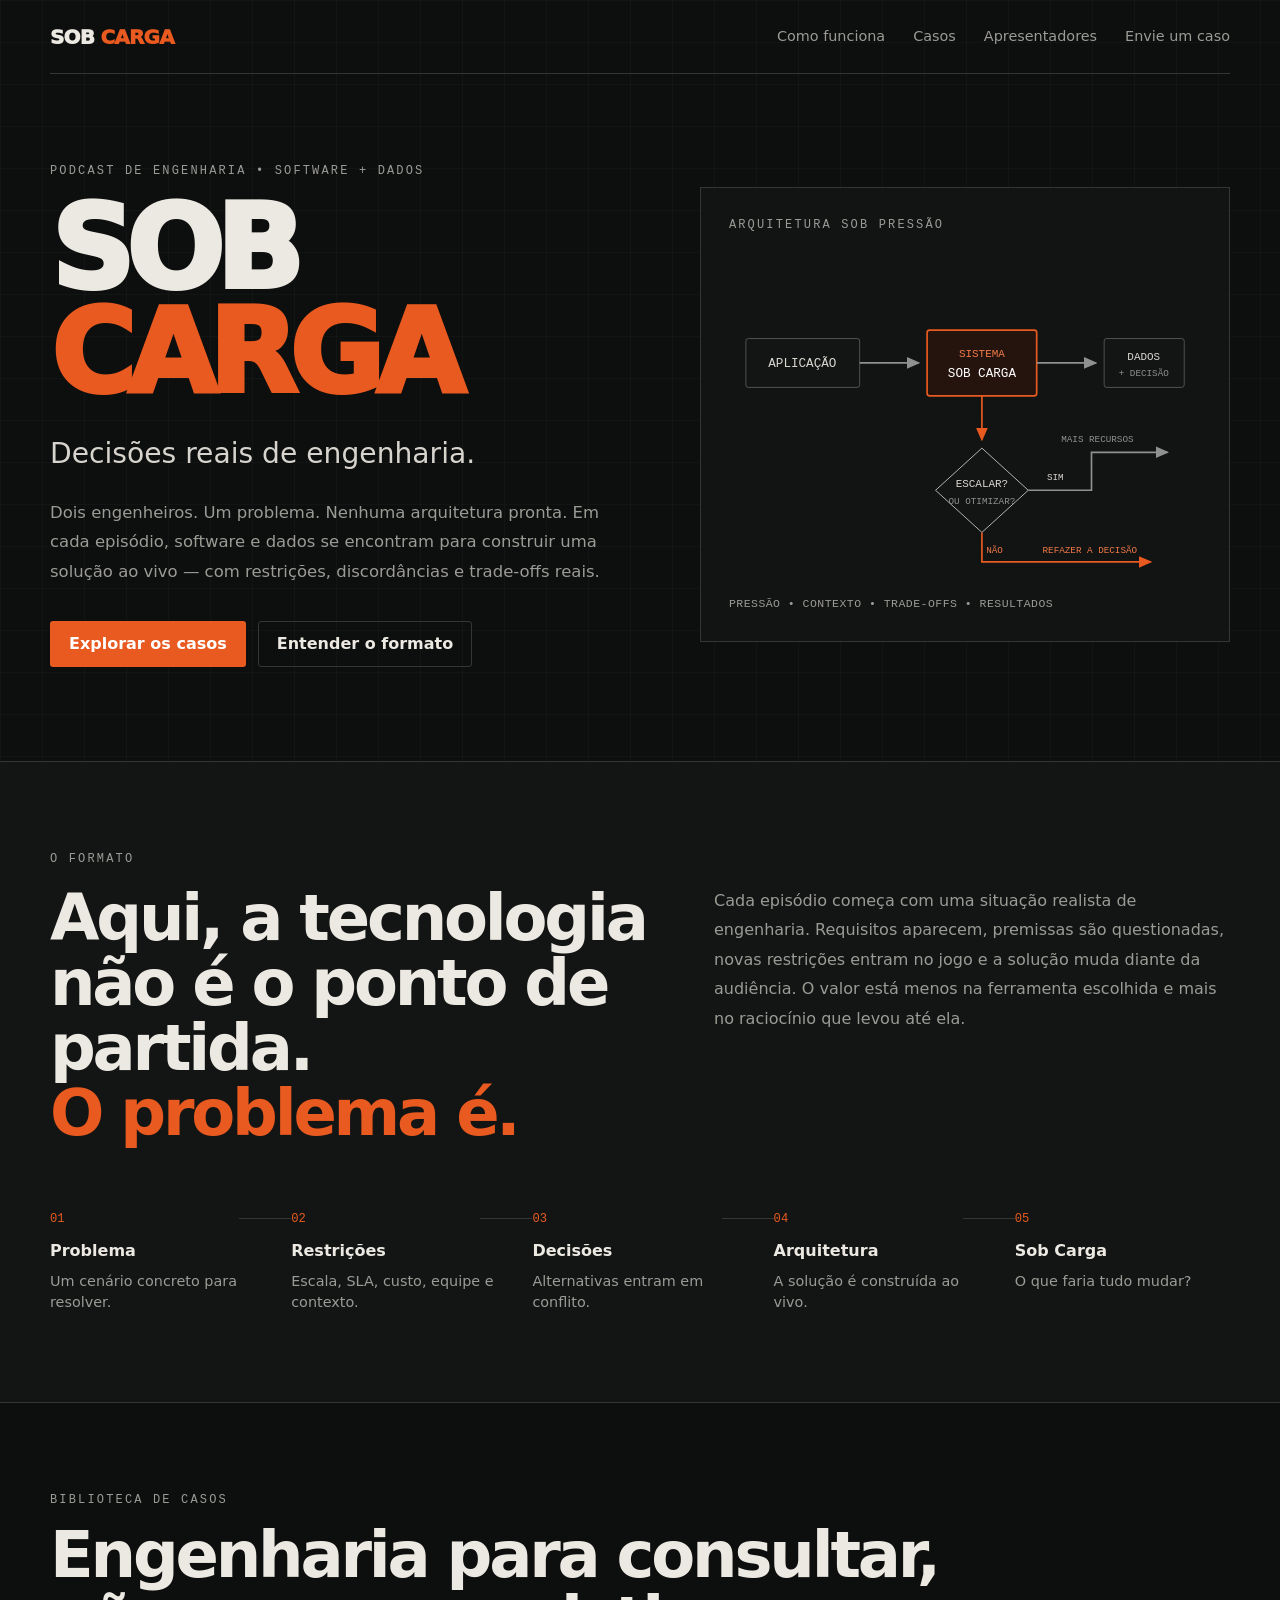
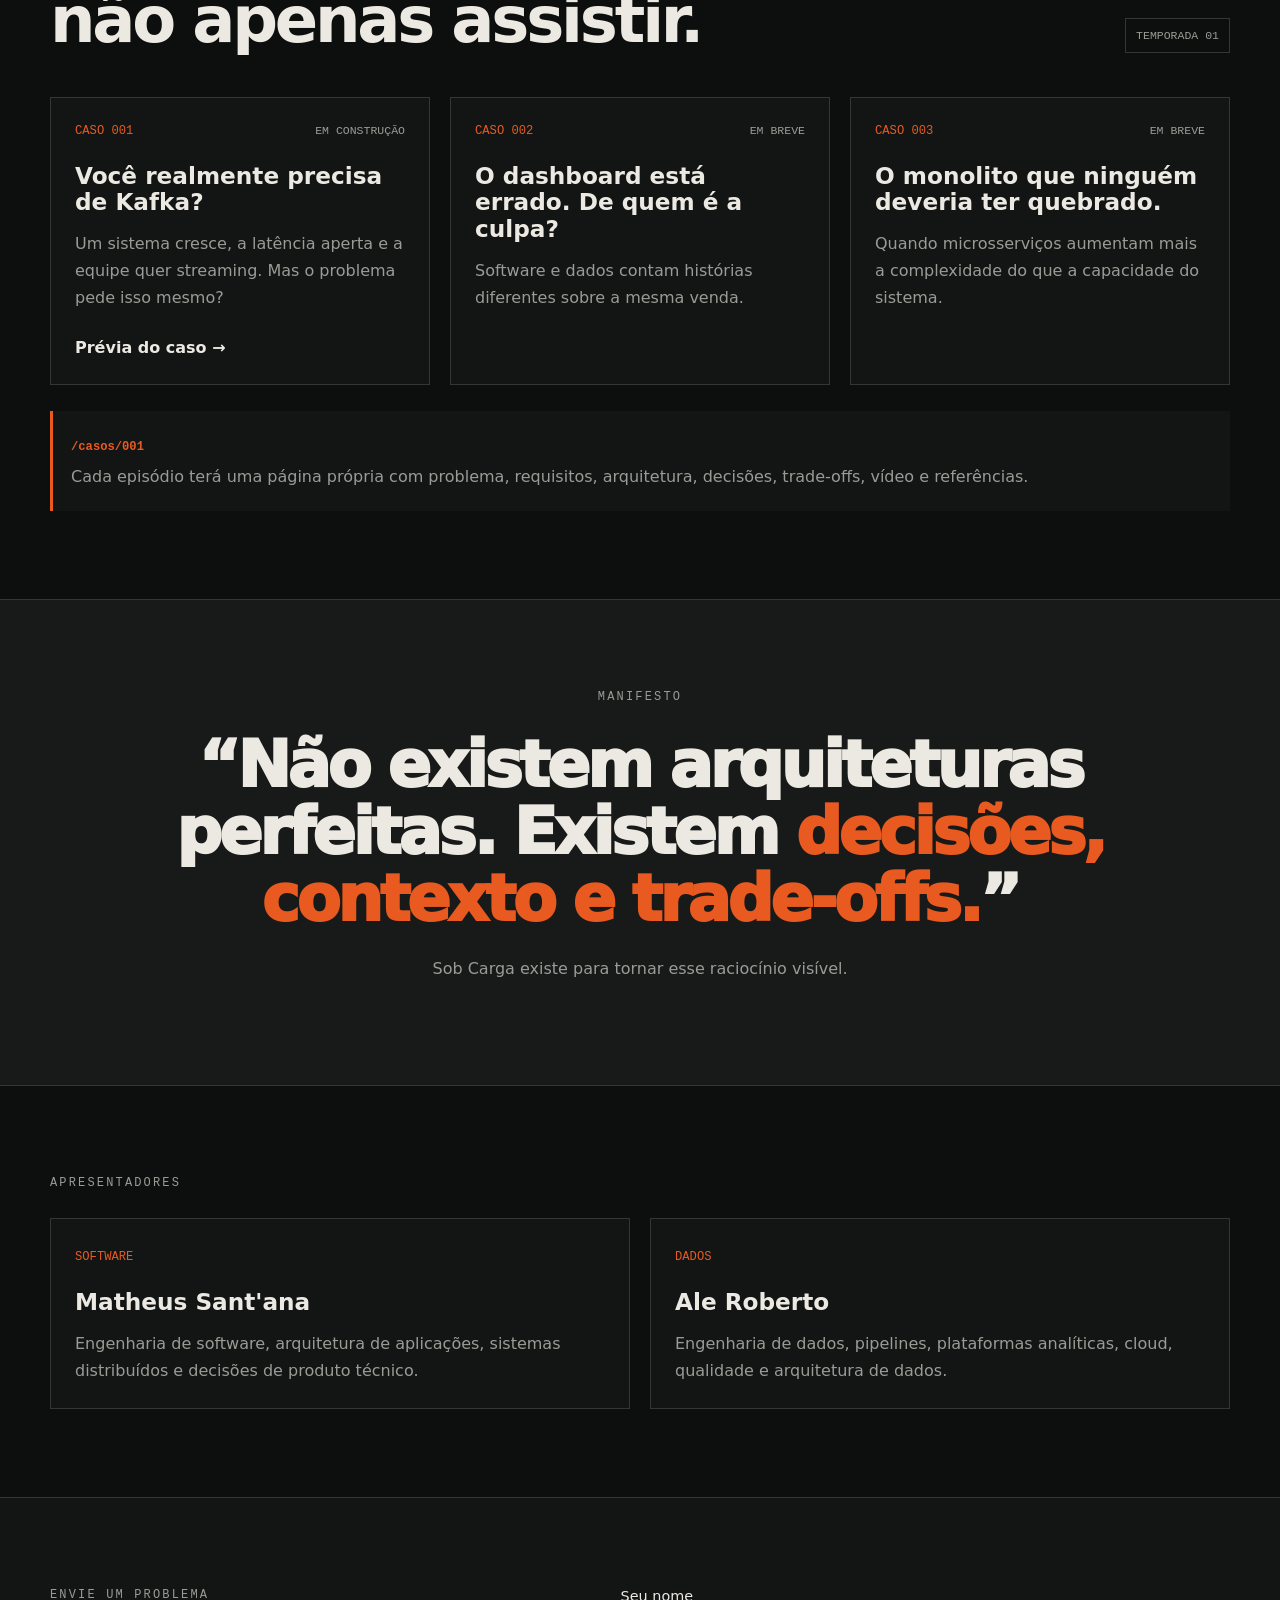
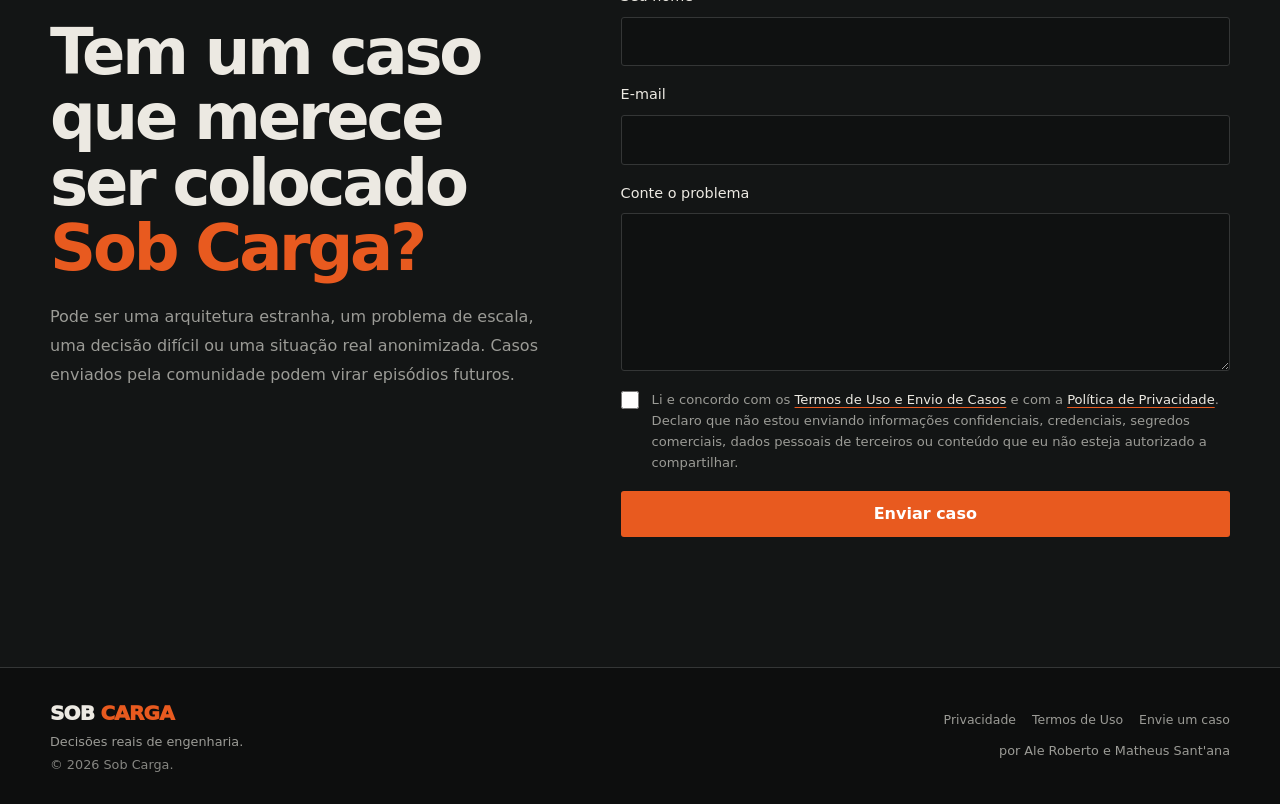
<file: index.html>
<!doctype html>
<html lang="pt-BR">
<head>
  <meta charset="utf-8">
  <meta name="viewport" content="width=device-width, initial-scale=1">
  <title>Sob Carga — Decisões reais de engenharia</title>
  <meta name="description" content="Sob Carga é um podcast sobre decisões reais de engenharia. Dois engenheiros, um problema e nenhuma arquitetura pronta.">
  <meta name="theme-color" content="#0d0e0e">
  <meta property="og:type" content="website">
  <meta property="og:title" content="Sob Carga — Decisões reais de engenharia">
  <meta property="og:description" content="Dois engenheiros. Um problema. Nenhuma arquitetura pronta.">
  <meta property="og:image" content="assets/img/capa-sob-carga.png">
  <link rel="stylesheet" href="css/style.css">
</head>
<body>
  <header class="site-header" id="inicio">
    <div class="shell">
      <nav class="nav" aria-label="Navegação principal">
        <a class="brand" href="#inicio">SOB <span>CARGA</span></a>
        <button class="menu-toggle" type="button" aria-expanded="false" aria-controls="main-menu">
          <span></span><span></span><span></span>
          <span class="sr-only">Abrir menu</span>
        </button>
        <div class="nav-links" id="main-menu">
          <a href="#formato">Como funciona</a>
          <a href="#casos">Casos</a>
          <a href="#hosts">Apresentadores</a>
          <a href="#enviar">Envie um caso</a>
        </div>
      </nav>

      <div class="hero">
        <div class="hero-copy">
          <p class="eyebrow">Podcast de engenharia • software + dados</p>
          <h1>SOB<br><span>CARGA</span></h1>
          <p class="hero-subtitle">Decisões reais de engenharia.</p>
          <p class="hero-text">
            Dois engenheiros. Um problema. Nenhuma arquitetura pronta.
            Em cada episódio, software e dados se encontram para construir
            uma solução ao vivo — com restrições, discordâncias e trade-offs reais.
          </p>
          <div class="hero-actions">
            <a class="btn btn-primary" href="#casos">Explorar os casos</a>
            <a class="btn btn-secondary" href="#formato">Entender o formato</a>
          </div>
        </div>

        <aside class="architecture-card" aria-label="Diagrama conceitual do Sob Carga">
          <p class="eyebrow">Arquitetura sob pressão</p>
          <svg class="architecture-svg" viewBox="0 0 560 400" role="img" aria-label="Sistema sendo colocado sob carga e reavaliado">
            <defs>
              <marker id="arrow" markerWidth="8" markerHeight="8" refX="7" refY="3.5" orient="auto">
                <polygon points="0 0, 8 3.5, 0 7"></polygon>
              </marker>
              <marker id="arrowOrange" markerWidth="8" markerHeight="8" refX="7" refY="3.5" orient="auto">
                <polygon class="arrow-orange" points="0 0, 8 3.5, 0 7"></polygon>
              </marker>
            </defs>
            <rect class="box" x="20" y="105" width="135" height="58" rx="3"></rect>
            <text x="87" y="139">APLICAÇÃO</text>
            <line class="line" x1="155" y1="134" x2="225" y2="134" marker-end="url(#arrow)"></line>
            <rect class="box box-hot" x="235" y="95" width="130" height="78" rx="3"></rect>
            <text class="hot small" x="300" y="127">SISTEMA</text>
            <text class="bright" x="300" y="151">SOB CARGA</text>
            <line class="line" x1="365" y1="134" x2="435" y2="134" marker-end="url(#arrow)"></line>
            <rect class="box" x="445" y="105" width="95" height="58" rx="3"></rect>
            <text class="small" x="492" y="130">DADOS</text>
            <text class="tiny muted" x="492" y="149">+ DECISÃO</text>
            <line class="line-hot" x1="300" y1="173" x2="300" y2="225" marker-end="url(#arrowOrange)"></line>
            <polygon class="decision" points="300,235 355,285 300,335 245,285"></polygon>
            <text class="small" x="300" y="281">ESCALAR?</text>
            <text class="tiny muted" x="300" y="301">OU OTIMIZAR?</text>
            <path class="line" d="M355 285 H430 V240 H520" marker-end="url(#arrow)"></path>
            <text class="tiny" x="387" y="273">SIM</text>
            <path class="line-hot" d="M300 335 V370 H500" marker-end="url(#arrowOrange)"></path>
            <text class="tiny hot" x="315" y="359">NÃO</text>
            <text class="tiny muted" x="437" y="228">MAIS RECURSOS</text>
            <text class="tiny hot" x="428" y="360">REFAZER A DECISÃO</text>
          </svg>
          <p class="diagram-caption">PRESSÃO • CONTEXTO • TRADE-OFFS • RESULTADOS</p>
        </aside>
      </div>
    </div>
  </header>

  <main>
    <section class="section section-panel" id="formato">
      <div class="shell">
        <p class="eyebrow">O formato</p>
        <div class="split-intro">
          <h2>Aqui, a tecnologia não é o ponto de partida.<br><span>O problema é.</span></h2>
          <p>
            Cada episódio começa com uma situação realista de engenharia.
            Requisitos aparecem, premissas são questionadas, novas restrições entram no jogo
            e a solução muda diante da audiência. O valor está menos na ferramenta escolhida
            e mais no raciocínio que levou até ela.
          </p>
        </div>

        <div class="steps">
          <article><span>01</span><h3>Problema</h3><p>Um cenário concreto para resolver.</p></article>
          <article><span>02</span><h3>Restrições</h3><p>Escala, SLA, custo, equipe e contexto.</p></article>
          <article><span>03</span><h3>Decisões</h3><p>Alternativas entram em conflito.</p></article>
          <article><span>04</span><h3>Arquitetura</h3><p>A solução é construída ao vivo.</p></article>
          <article><span>05</span><h3>Sob Carga</h3><p>O que faria tudo mudar?</p></article>
        </div>
      </div>
    </section>

    <section class="section" id="casos">
      <div class="shell">
        <div class="section-heading">
          <div>
            <p class="eyebrow">Biblioteca de casos</p>
            <h2>Engenharia para consultar,<br>não apenas assistir.</h2>
          </div>
          <span class="season-tag">TEMPORADA 01</span>
        </div>

        <div class="case-grid">
          <article class="case-card">
            <div class="case-meta"><span>CASO 001</span><small>EM CONSTRUÇÃO</small></div>
            <h3>Você realmente precisa de Kafka?</h3>
            <p>Um sistema cresce, a latência aperta e a equipe quer streaming. Mas o problema pede isso mesmo?</p>
            <a href="casos/001/">Prévia do caso →</a>
          </article>

          <article class="case-card">
            <div class="case-meta"><span>CASO 002</span><small>EM BREVE</small></div>
            <h3>O dashboard está errado. De quem é a culpa?</h3>
            <p>Software e dados contam histórias diferentes sobre a mesma venda.</p>
          </article>

          <article class="case-card">
            <div class="case-meta"><span>CASO 003</span><small>EM BREVE</small></div>
            <h3>O monolito que ninguém deveria ter quebrado.</h3>
            <p>Quando microsserviços aumentam mais a complexidade do que a capacidade do sistema.</p>
          </article>
        </div>

        <div class="route-note">
          <strong>/casos/001</strong>
          <p>Cada episódio terá uma página própria com problema, requisitos, arquitetura, decisões, trade-offs, vídeo e referências.</p>
        </div>
      </div>
    </section>

    <section class="section manifesto">
      <div class="shell manifesto-inner">
        <p class="eyebrow">Manifesto</p>
        <blockquote>“Não existem arquiteturas perfeitas. Existem <span>decisões, contexto e trade-offs.</span>”</blockquote>
        <p>Sob Carga existe para tornar esse raciocínio visível.</p>
      </div>
    </section>

    <section class="section" id="hosts">
      <div class="shell">
        <p class="eyebrow">Apresentadores</p>
        <div class="host-grid">
          <article class="host-card">
            <span>SOFTWARE</span>
            <h3>Matheus Sant'ana</h3>
            <p>Engenharia de software, arquitetura de aplicações, sistemas distribuídos e decisões de produto técnico.</p>
          </article>
          <article class="host-card">
            <span>DADOS</span>
            <h3>Ale Roberto</h3>
            <p>Engenharia de dados, pipelines, plataformas analíticas, cloud, qualidade e arquitetura de dados.</p>
          </article>
        </div>
      </div>
    </section>

    <section class="section section-panel" id="enviar">
      <div class="shell form-layout">
        <div>
          <p class="eyebrow">Envie um problema</p>
          <h2>Tem um caso que merece ser colocado <span>Sob Carga?</span></h2>
          <p class="form-copy">Pode ser uma arquitetura estranha, um problema de escala, uma decisão difícil ou uma situação real anonimizada. Casos enviados pela comunidade podem virar episódios futuros.</p>
        </div>

        <form id="case-form"
              class="ajax-form"
              data-success="Caso enviado com sucesso. Obrigado por colocar esse problema Sob Carga."
              action="https://formspree.io/f/xaeygqwk"
              method="POST"
              novalidate>
          <input type="hidden" name="_subject" value="Novo caso enviado pelo site Sob Carga">
          <input type="hidden" name="origem" value="Landing page Sob Carga">

          <div class="hp-field" aria-hidden="true">
            <label>Não preencha este campo
              <input type="text" name="_gotcha" tabindex="-1" autocomplete="off">
            </label>
          </div>

          <label>Seu nome<input type="text" name="name" autocomplete="name" required></label>
          <label>E-mail<input type="email" name="email" autocomplete="email" required></label>
          <label>Conte o problema<textarea name="case" rows="6" required></textarea></label>

          <label class="legal-check">
            <input type="checkbox" name="aceite_termos" value="sim" required>
            <span>
              Li e concordo com os <a href="termos/" target="_blank" rel="noopener">Termos de Uso e Envio de Casos</a>
              e com a <a href="privacidade/" target="_blank" rel="noopener">Política de Privacidade</a>.
              Declaro que não estou enviando informações confidenciais, credenciais, segredos comerciais,
              dados pessoais de terceiros ou conteúdo que eu não esteja autorizado a compartilhar.
            </span>
          </label>

          <button class="btn btn-primary btn-full" type="submit">Enviar caso</button>
          <p class="form-message" aria-live="polite"></p>
        </form>
      </div>
    </section>
  </main>

  <footer class="site-footer">
    <div class="shell footer-inner">
      <div>
        <div class="brand footer-brand">SOB <span>CARGA</span></div>
        <p>Decisões reais de engenharia.</p>
        <p class="copyright">© 2026 Sob Carga.</p>
      </div>

      <div class="footer-right">
        <nav class="legal-links" aria-label="Links legais">
          <a href="privacidade/">Privacidade</a>
          <a href="termos/">Termos de Uso</a>
          <a href="#enviar">Envie um caso</a>
        </nav>
        <p>por Ale Roberto e Matheus Sant'ana</p>
      </div>
    </div>
  </footer>

  <script src="js/main.js"></script>
</body>
</html>
</file>
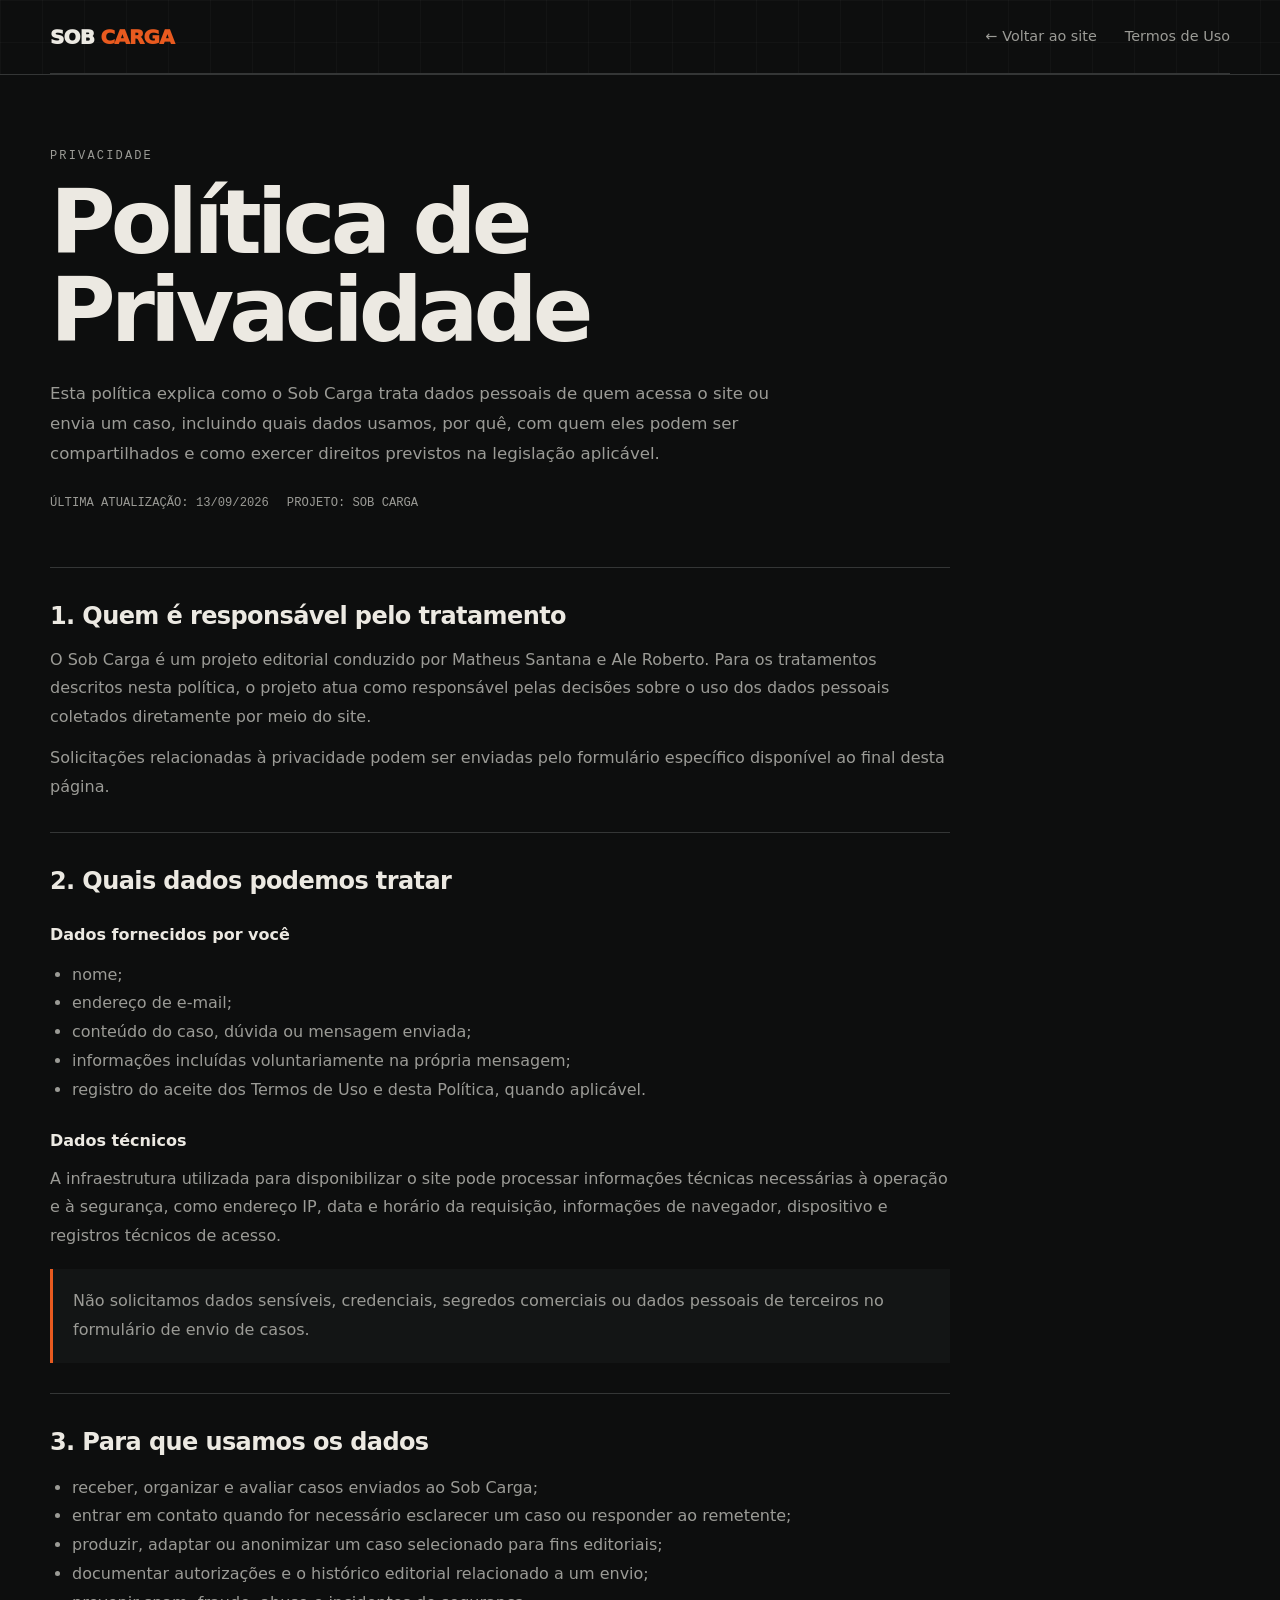
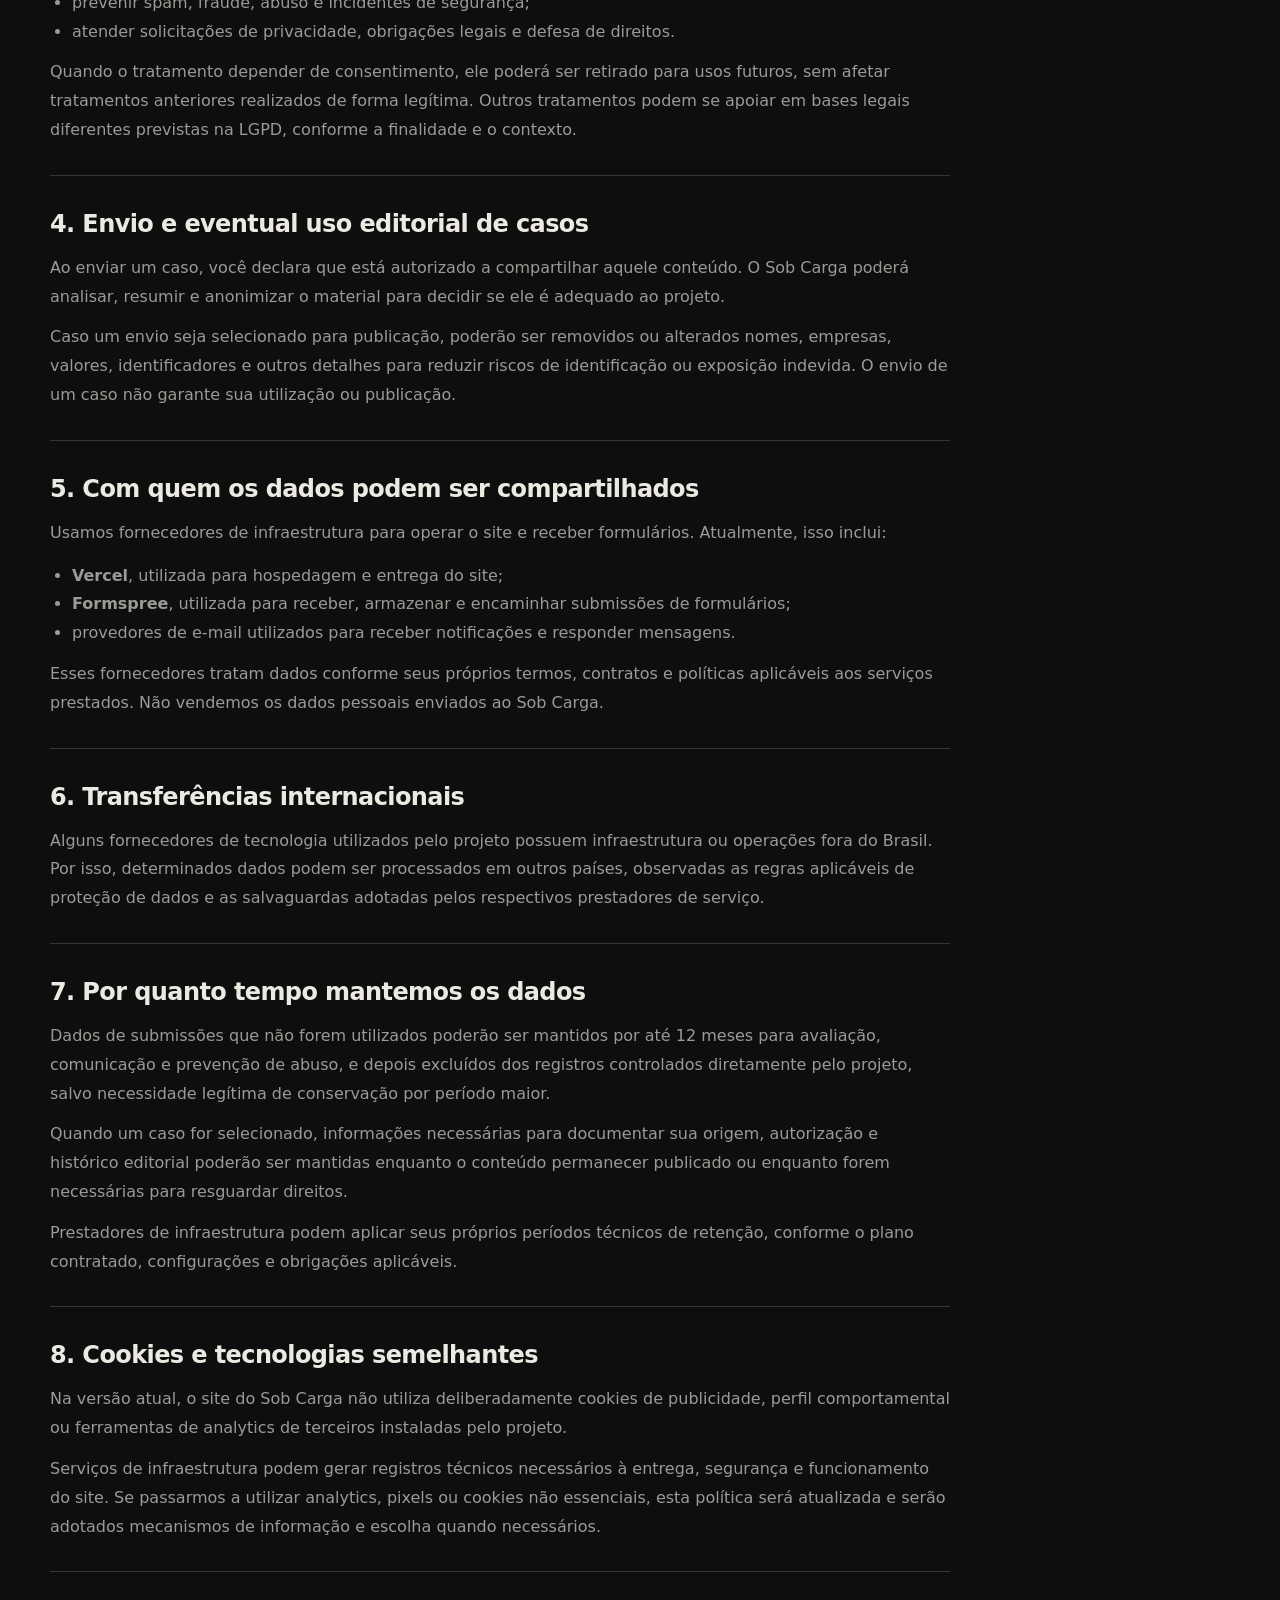
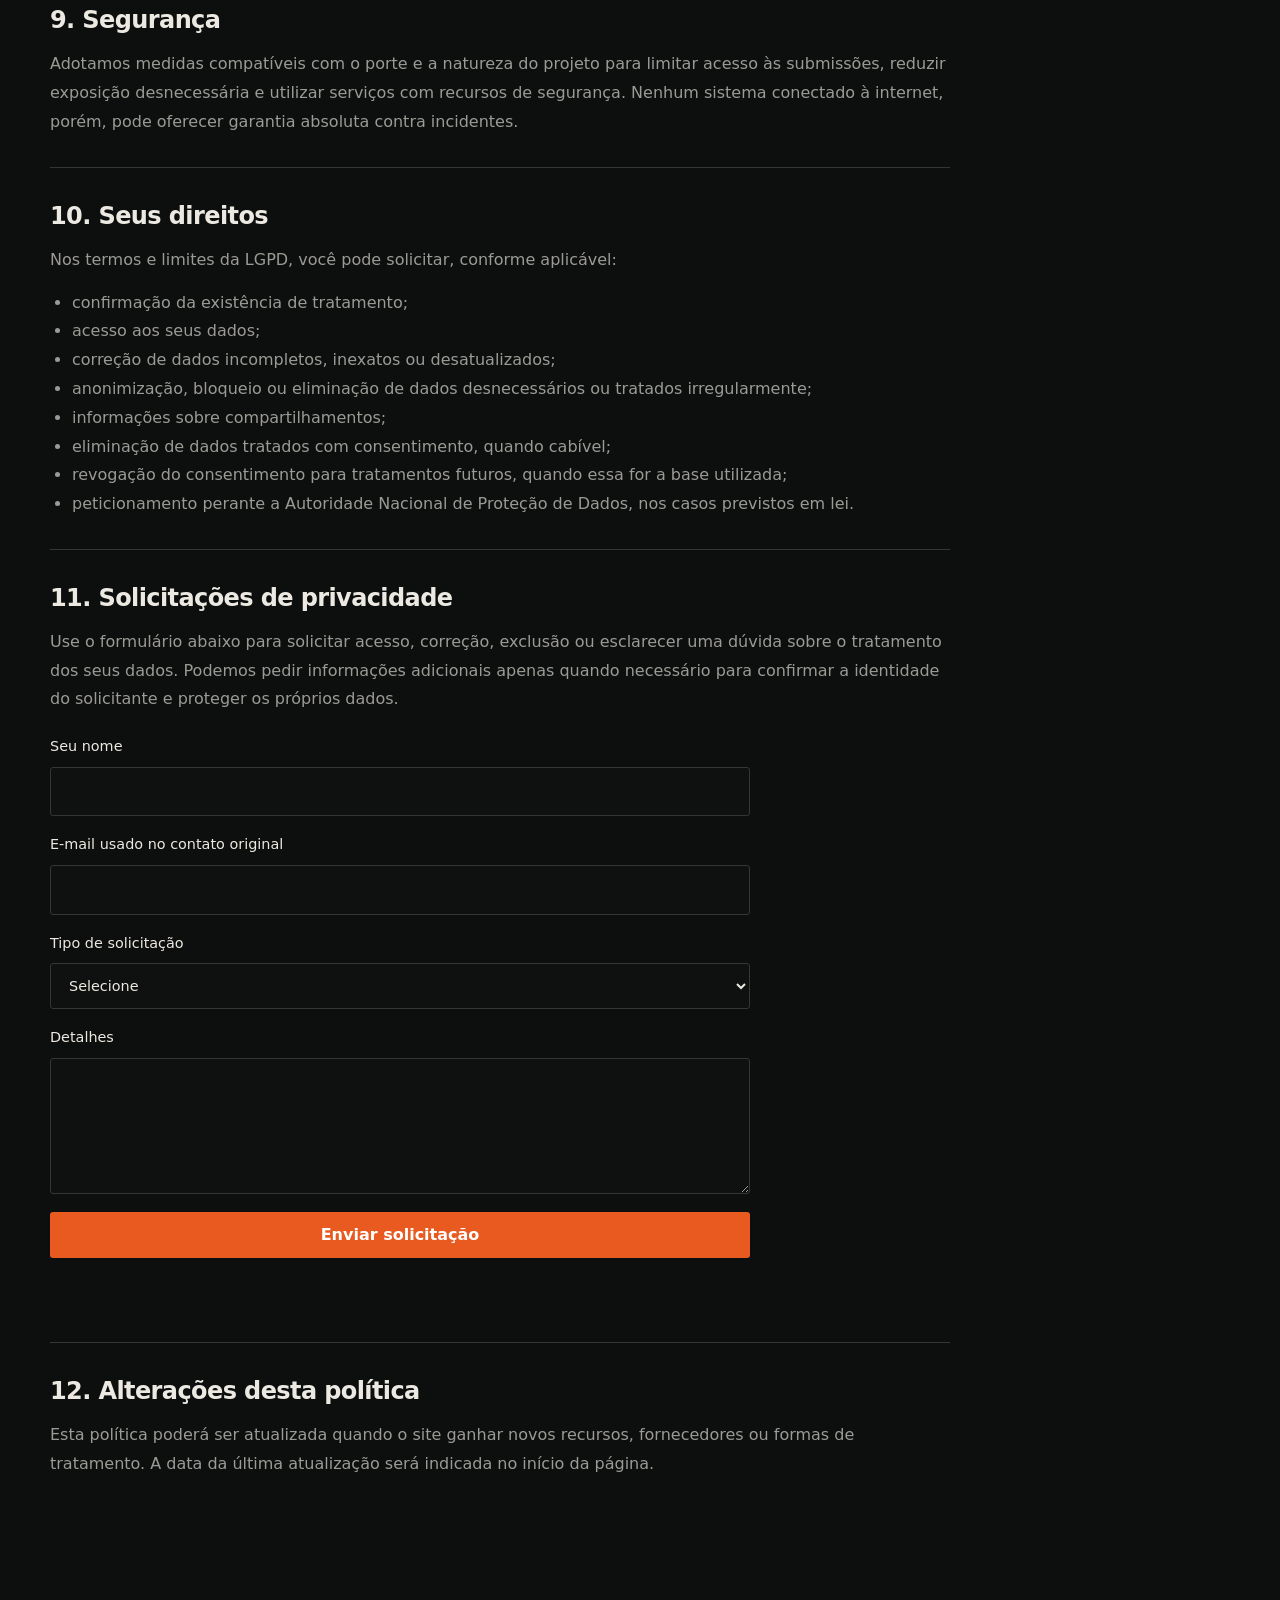
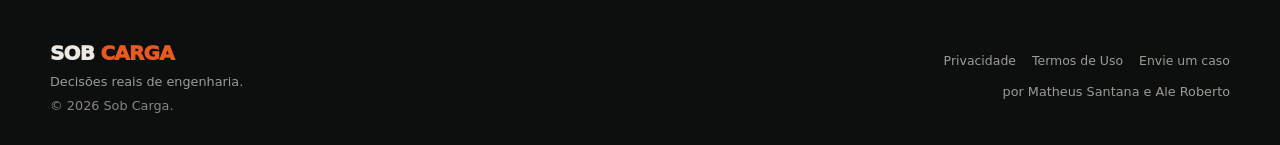
<file: privacidade/index.html>
<!doctype html>
<html lang="pt-BR">
<head>
  <meta charset="utf-8">
  <meta name="viewport" content="width=device-width, initial-scale=1">
  <title>Política de Privacidade | Sob Carga</title>
  <meta name="description" content="Política de Privacidade do Sob Carga.">
  <meta name="theme-color" content="#0d0e0e">
  <link rel="stylesheet" href="../css/style.css">
</head>
<body>
  <header class="site-header" style="min-height:auto">
    <div class="shell">
      <nav class="nav" aria-label="Navegação">
        <a class="brand" href="../">SOB <span>CARGA</span></a>
        <div class="nav-links">
          <a href="../">← Voltar ao site</a>
          <a href="../termos/">Termos de Uso</a>
        </div>
      </nav>
    </div>
  </header>

  <main class="legal-page">
    <div class="shell">
      <header class="legal-hero">
        <p class="eyebrow">Privacidade</p>
        <h1>Política de Privacidade</h1>
        <p class="lead">
          Esta política explica como o Sob Carga trata dados pessoais de quem acessa o site
          ou envia um caso, incluindo quais dados usamos, por quê, com quem eles podem ser
          compartilhados e como exercer direitos previstos na legislação aplicável.
        </p>
        <div class="legal-meta">
          <span>ÚLTIMA ATUALIZAÇÃO: 13/09/2026</span>
          <span>PROJETO: SOB CARGA</span>
        </div>
      </header>

      <div class="legal-copy">
        <section>
          <h2>1. Quem é responsável pelo tratamento</h2>
          <p>
            O Sob Carga é um projeto editorial conduzido por Matheus Santana e Ale Roberto.
            Para os tratamentos descritos nesta política, o projeto atua como responsável
            pelas decisões sobre o uso dos dados pessoais coletados diretamente por meio do site.
          </p>
          <p>
            Solicitações relacionadas à privacidade podem ser enviadas pelo formulário específico
            disponível ao final desta página.
          </p>
        </section>

        <section>
          <h2>2. Quais dados podemos tratar</h2>

          <h3>Dados fornecidos por você</h3>
          <ul>
            <li>nome;</li>
            <li>endereço de e-mail;</li>
            <li>conteúdo do caso, dúvida ou mensagem enviada;</li>
            <li>informações incluídas voluntariamente na própria mensagem;</li>
            <li>registro do aceite dos Termos de Uso e desta Política, quando aplicável.</li>
          </ul>

          <h3>Dados técnicos</h3>
          <p>
            A infraestrutura utilizada para disponibilizar o site pode processar informações
            técnicas necessárias à operação e à segurança, como endereço IP, data e horário da
            requisição, informações de navegador, dispositivo e registros técnicos de acesso.
          </p>

          <div class="legal-note">
            <p>
              Não solicitamos dados sensíveis, credenciais, segredos comerciais ou dados pessoais
              de terceiros no formulário de envio de casos.
            </p>
          </div>
        </section>

        <section>
          <h2>3. Para que usamos os dados</h2>
          <ul>
            <li>receber, organizar e avaliar casos enviados ao Sob Carga;</li>
            <li>entrar em contato quando for necessário esclarecer um caso ou responder ao remetente;</li>
            <li>produzir, adaptar ou anonimizar um caso selecionado para fins editoriais;</li>
            <li>documentar autorizações e o histórico editorial relacionado a um envio;</li>
            <li>prevenir spam, fraude, abuso e incidentes de segurança;</li>
            <li>atender solicitações de privacidade, obrigações legais e defesa de direitos.</li>
          </ul>
          <p>
            Quando o tratamento depender de consentimento, ele poderá ser retirado para usos futuros,
            sem afetar tratamentos anteriores realizados de forma legítima. Outros tratamentos podem
            se apoiar em bases legais diferentes previstas na LGPD, conforme a finalidade e o contexto.
          </p>
        </section>

        <section>
          <h2>4. Envio e eventual uso editorial de casos</h2>
          <p>
            Ao enviar um caso, você declara que está autorizado a compartilhar aquele conteúdo.
            O Sob Carga poderá analisar, resumir e anonimizar o material para decidir se ele é adequado
            ao projeto.
          </p>
          <p>
            Caso um envio seja selecionado para publicação, poderão ser removidos ou alterados nomes,
            empresas, valores, identificadores e outros detalhes para reduzir riscos de identificação
            ou exposição indevida. O envio de um caso não garante sua utilização ou publicação.
          </p>
        </section>

        <section>
          <h2>5. Com quem os dados podem ser compartilhados</h2>
          <p>
            Usamos fornecedores de infraestrutura para operar o site e receber formulários.
            Atualmente, isso inclui:
          </p>
          <ul>
            <li><strong>Vercel</strong>, utilizada para hospedagem e entrega do site;</li>
            <li><strong>Formspree</strong>, utilizada para receber, armazenar e encaminhar submissões de formulários;</li>
            <li>provedores de e-mail utilizados para receber notificações e responder mensagens.</li>
          </ul>
          <p>
            Esses fornecedores tratam dados conforme seus próprios termos, contratos e políticas
            aplicáveis aos serviços prestados. Não vendemos os dados pessoais enviados ao Sob Carga.
          </p>
        </section>

        <section>
          <h2>6. Transferências internacionais</h2>
          <p>
            Alguns fornecedores de tecnologia utilizados pelo projeto possuem infraestrutura ou
            operações fora do Brasil. Por isso, determinados dados podem ser processados em outros
            países, observadas as regras aplicáveis de proteção de dados e as salvaguardas adotadas
            pelos respectivos prestadores de serviço.
          </p>
        </section>

        <section>
          <h2>7. Por quanto tempo mantemos os dados</h2>
          <p>
            Dados de submissões que não forem utilizados poderão ser mantidos por até 12 meses para
            avaliação, comunicação e prevenção de abuso, e depois excluídos dos registros controlados
            diretamente pelo projeto, salvo necessidade legítima de conservação por período maior.
          </p>
          <p>
            Quando um caso for selecionado, informações necessárias para documentar sua origem,
            autorização e histórico editorial poderão ser mantidas enquanto o conteúdo permanecer
            publicado ou enquanto forem necessárias para resguardar direitos.
          </p>
          <p>
            Prestadores de infraestrutura podem aplicar seus próprios períodos técnicos de retenção,
            conforme o plano contratado, configurações e obrigações aplicáveis.
          </p>
        </section>

        <section>
          <h2>8. Cookies e tecnologias semelhantes</h2>
          <p>
            Na versão atual, o site do Sob Carga não utiliza deliberadamente cookies de publicidade,
            perfil comportamental ou ferramentas de analytics de terceiros instaladas pelo projeto.
          </p>
          <p>
            Serviços de infraestrutura podem gerar registros técnicos necessários à entrega,
            segurança e funcionamento do site. Se passarmos a utilizar analytics, pixels ou cookies
            não essenciais, esta política será atualizada e serão adotados mecanismos de informação
            e escolha quando necessários.
          </p>
        </section>

        <section>
          <h2>9. Segurança</h2>
          <p>
            Adotamos medidas compatíveis com o porte e a natureza do projeto para limitar acesso às
            submissões, reduzir exposição desnecessária e utilizar serviços com recursos de segurança.
            Nenhum sistema conectado à internet, porém, pode oferecer garantia absoluta contra incidentes.
          </p>
        </section>

        <section>
          <h2>10. Seus direitos</h2>
          <p>
            Nos termos e limites da LGPD, você pode solicitar, conforme aplicável:
          </p>
          <ul>
            <li>confirmação da existência de tratamento;</li>
            <li>acesso aos seus dados;</li>
            <li>correção de dados incompletos, inexatos ou desatualizados;</li>
            <li>anonimização, bloqueio ou eliminação de dados desnecessários ou tratados irregularmente;</li>
            <li>informações sobre compartilhamentos;</li>
            <li>eliminação de dados tratados com consentimento, quando cabível;</li>
            <li>revogação do consentimento para tratamentos futuros, quando essa for a base utilizada;</li>
            <li>peticionamento perante a Autoridade Nacional de Proteção de Dados, nos casos previstos em lei.</li>
          </ul>
        </section>

        <section>
          <h2>11. Solicitações de privacidade</h2>
          <p>
            Use o formulário abaixo para solicitar acesso, correção, exclusão ou esclarecer uma dúvida
            sobre o tratamento dos seus dados. Podemos pedir informações adicionais apenas quando
            necessário para confirmar a identidade do solicitante e proteger os próprios dados.
          </p>

          <form class="ajax-form privacy-form"
                data-success="Solicitação de privacidade enviada com sucesso."
                action="https://formspree.io/f/xaeygqwk"
                method="POST"
                novalidate>
            <input type="hidden" name="_subject" value="Solicitação de privacidade — Sob Carga">
            <input type="hidden" name="origem" value="Política de Privacidade">

            <div class="hp-field" aria-hidden="true">
              <label>Não preencha este campo
                <input type="text" name="_gotcha" tabindex="-1" autocomplete="off">
              </label>
            </div>

            <label>Seu nome
              <input type="text" name="name" autocomplete="name" required>
            </label>

            <label>E-mail usado no contato original
              <input type="email" name="email" autocomplete="email" required>
            </label>

            <label>Tipo de solicitação
              <select name="tipo_solicitacao" required>
                <option value="">Selecione</option>
                <option>Acesso aos dados</option>
                <option>Correção</option>
                <option>Exclusão</option>
                <option>Revogação de consentimento</option>
                <option>Dúvida sobre privacidade</option>
                <option>Outro</option>
              </select>
            </label>

            <label>Detalhes
              <textarea name="privacy_request" rows="5" required></textarea>
            </label>

            <button class="btn btn-primary" type="submit">Enviar solicitação</button>
            <p class="form-message" aria-live="polite"></p>
          </form>
        </section>

        <section>
          <h2>12. Alterações desta política</h2>
          <p>
            Esta política poderá ser atualizada quando o site ganhar novos recursos, fornecedores ou
            formas de tratamento. A data da última atualização será indicada no início da página.
          </p>
        </section>
      </div>
    </div>
  </main>

  <footer class="site-footer">
    <div class="shell footer-inner">
      <div>
        <div class="brand footer-brand">SOB <span>CARGA</span></div>
        <p>Decisões reais de engenharia.</p>
        <p class="copyright">© 2026 Sob Carga.</p>
      </div>
      <div class="footer-right">
        <nav class="legal-links" aria-label="Links legais">
          <a href="./">Privacidade</a>
          <a href="../termos/">Termos de Uso</a>
          <a href="../#enviar">Envie um caso</a>
        </nav>
        <p>por Matheus Santana e Ale Roberto</p>
      </div>
    </div>
  </footer>

  <script src="../js/main.js"></script>
</body>
</html>
</file>
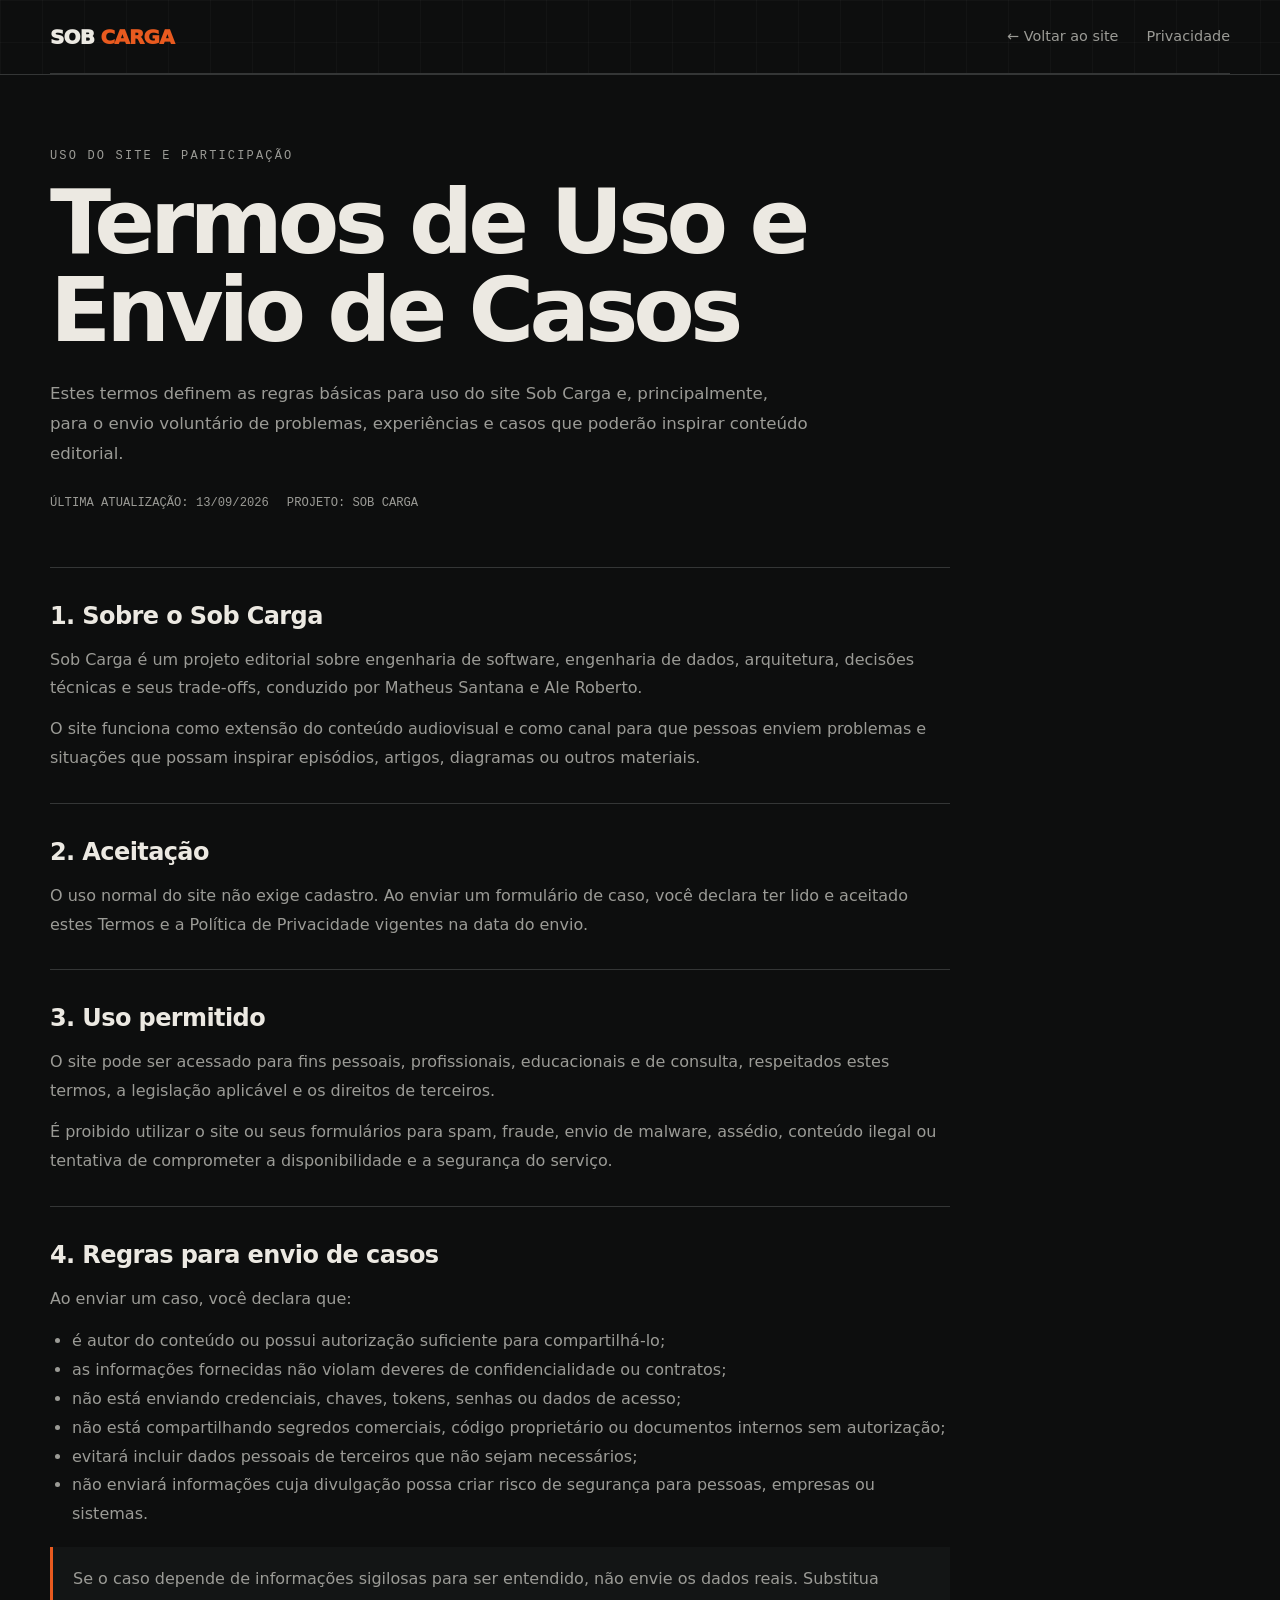
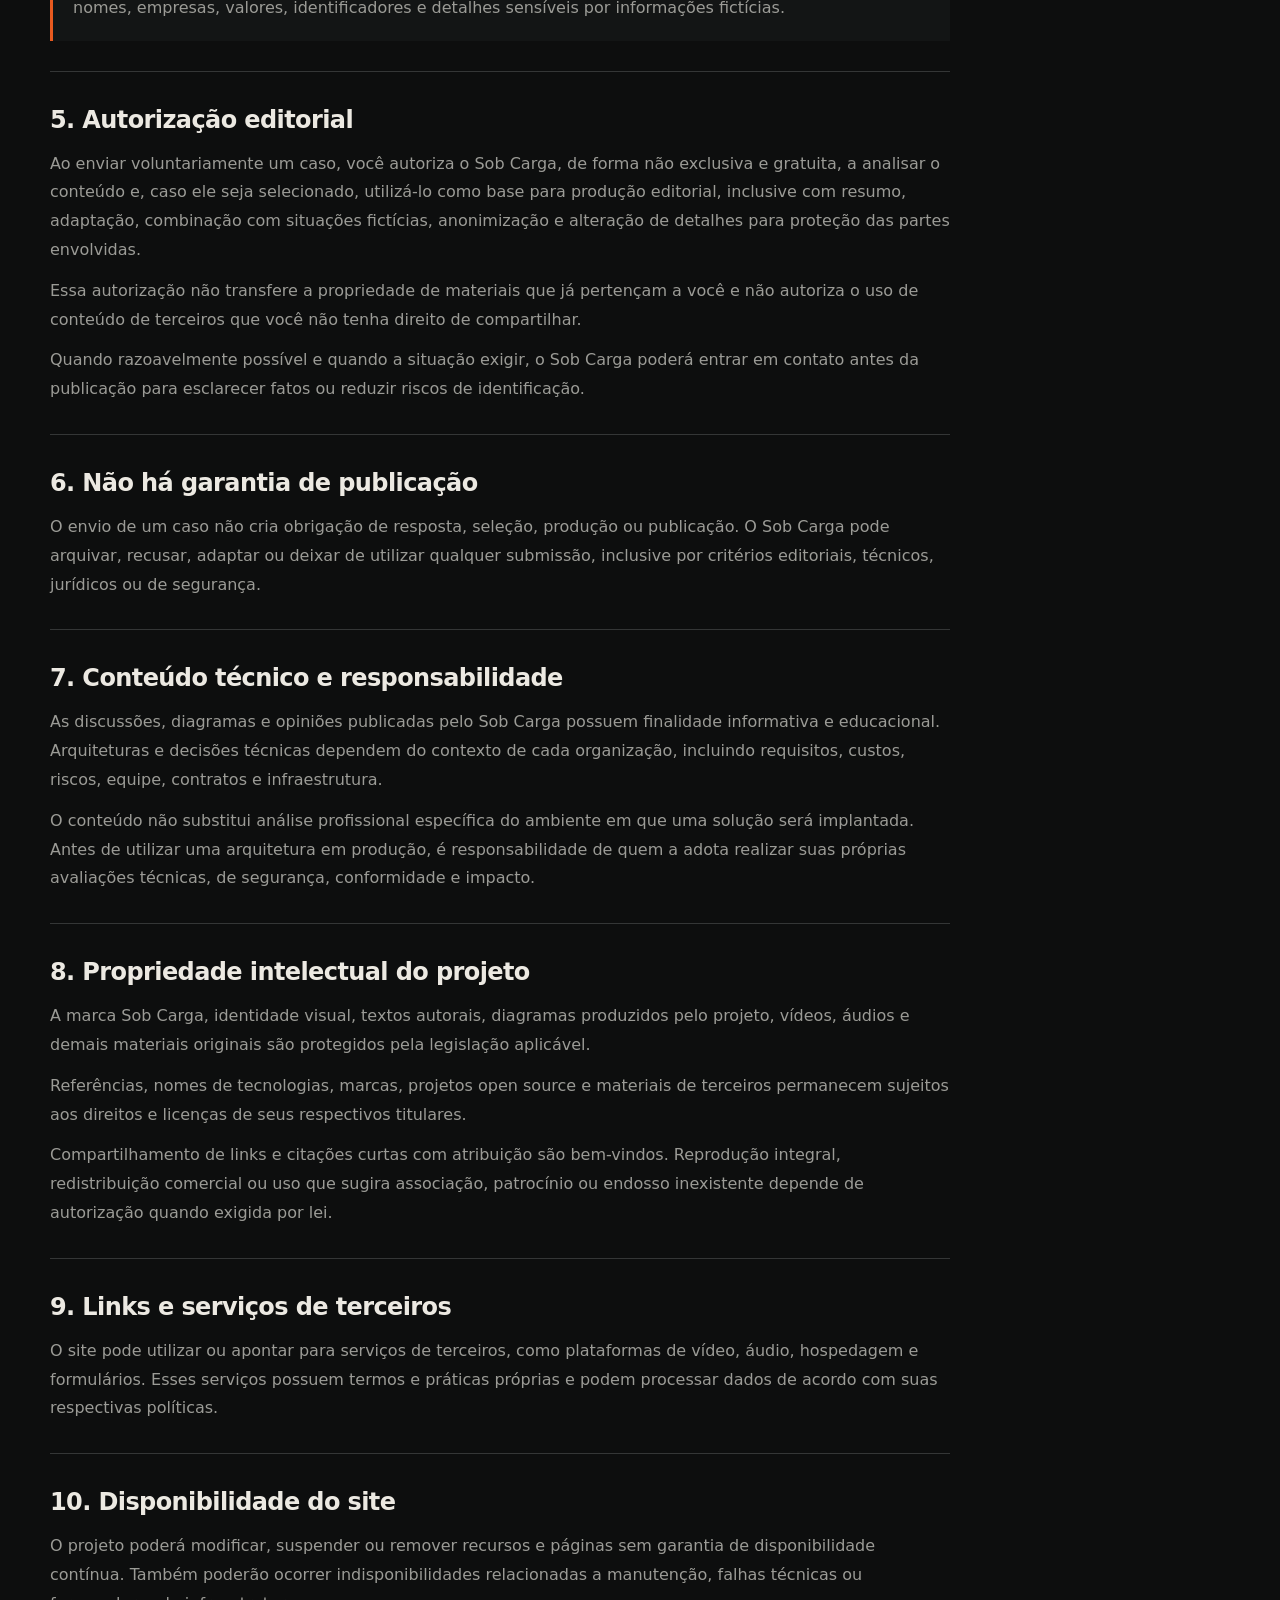
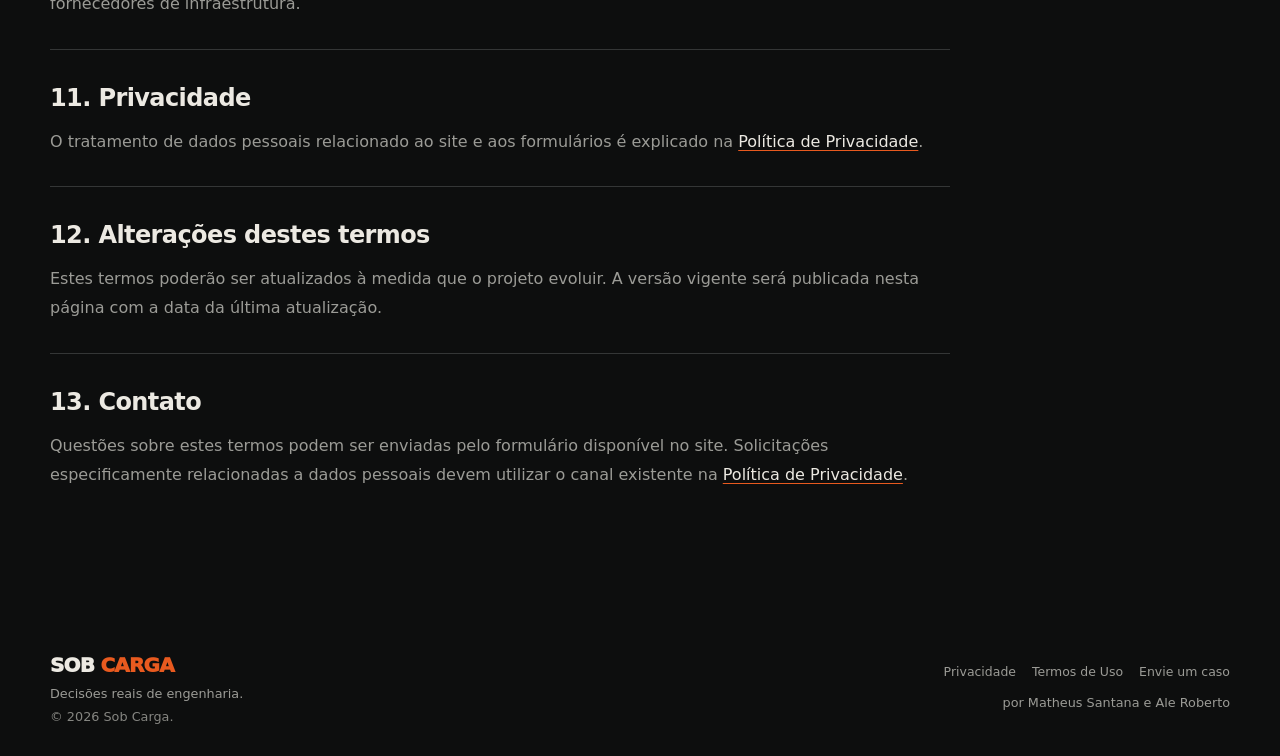
<file: termos/index.html>
<!doctype html>
<html lang="pt-BR">
<head>
  <meta charset="utf-8">
  <meta name="viewport" content="width=device-width, initial-scale=1">
  <title>Termos de Uso e Envio de Casos | Sob Carga</title>
  <meta name="description" content="Termos de Uso e Envio de Casos do Sob Carga.">
  <meta name="theme-color" content="#0d0e0e">
  <link rel="stylesheet" href="../css/style.css">
</head>
<body>
  <header class="site-header" style="min-height:auto">
    <div class="shell">
      <nav class="nav" aria-label="Navegação">
        <a class="brand" href="../">SOB <span>CARGA</span></a>
        <div class="nav-links">
          <a href="../">← Voltar ao site</a>
          <a href="../privacidade/">Privacidade</a>
        </div>
      </nav>
    </div>
  </header>

  <main class="legal-page">
    <div class="shell">
      <header class="legal-hero">
        <p class="eyebrow">Uso do site e participação</p>
        <h1>Termos de Uso e Envio de Casos</h1>
        <p class="lead">
          Estes termos definem as regras básicas para uso do site Sob Carga e, principalmente,
          para o envio voluntário de problemas, experiências e casos que poderão inspirar conteúdo editorial.
        </p>
        <div class="legal-meta">
          <span>ÚLTIMA ATUALIZAÇÃO: 13/09/2026</span>
          <span>PROJETO: SOB CARGA</span>
        </div>
      </header>

      <div class="legal-copy">
        <section>
          <h2>1. Sobre o Sob Carga</h2>
          <p>
            Sob Carga é um projeto editorial sobre engenharia de software, engenharia de dados,
            arquitetura, decisões técnicas e seus trade-offs, conduzido por Matheus Santana e Ale Roberto.
          </p>
          <p>
            O site funciona como extensão do conteúdo audiovisual e como canal para que pessoas enviem
            problemas e situações que possam inspirar episódios, artigos, diagramas ou outros materiais.
          </p>
        </section>

        <section>
          <h2>2. Aceitação</h2>
          <p>
            O uso normal do site não exige cadastro. Ao enviar um formulário de caso, você declara ter lido
            e aceitado estes Termos e a Política de Privacidade vigentes na data do envio.
          </p>
        </section>

        <section>
          <h2>3. Uso permitido</h2>
          <p>
            O site pode ser acessado para fins pessoais, profissionais, educacionais e de consulta,
            respeitados estes termos, a legislação aplicável e os direitos de terceiros.
          </p>
          <p>
            É proibido utilizar o site ou seus formulários para spam, fraude, envio de malware,
            assédio, conteúdo ilegal ou tentativa de comprometer a disponibilidade e a segurança do serviço.
          </p>
        </section>

        <section>
          <h2>4. Regras para envio de casos</h2>
          <p>
            Ao enviar um caso, você declara que:
          </p>
          <ul>
            <li>é autor do conteúdo ou possui autorização suficiente para compartilhá-lo;</li>
            <li>as informações fornecidas não violam deveres de confidencialidade ou contratos;</li>
            <li>não está enviando credenciais, chaves, tokens, senhas ou dados de acesso;</li>
            <li>não está compartilhando segredos comerciais, código proprietário ou documentos internos sem autorização;</li>
            <li>evitará incluir dados pessoais de terceiros que não sejam necessários;</li>
            <li>não enviará informações cuja divulgação possa criar risco de segurança para pessoas, empresas ou sistemas.</li>
          </ul>

          <div class="legal-note">
            <p>
              Se o caso depende de informações sigilosas para ser entendido, não envie os dados reais.
              Substitua nomes, empresas, valores, identificadores e detalhes sensíveis por informações fictícias.
            </p>
          </div>
        </section>

        <section>
          <h2>5. Autorização editorial</h2>
          <p>
            Ao enviar voluntariamente um caso, você autoriza o Sob Carga, de forma não exclusiva e gratuita,
            a analisar o conteúdo e, caso ele seja selecionado, utilizá-lo como base para produção editorial,
            inclusive com resumo, adaptação, combinação com situações fictícias, anonimização e alteração
            de detalhes para proteção das partes envolvidas.
          </p>
          <p>
            Essa autorização não transfere a propriedade de materiais que já pertençam a você e não autoriza
            o uso de conteúdo de terceiros que você não tenha direito de compartilhar.
          </p>
          <p>
            Quando razoavelmente possível e quando a situação exigir, o Sob Carga poderá entrar em contato
            antes da publicação para esclarecer fatos ou reduzir riscos de identificação.
          </p>
        </section>

        <section>
          <h2>6. Não há garantia de publicação</h2>
          <p>
            O envio de um caso não cria obrigação de resposta, seleção, produção ou publicação.
            O Sob Carga pode arquivar, recusar, adaptar ou deixar de utilizar qualquer submissão,
            inclusive por critérios editoriais, técnicos, jurídicos ou de segurança.
          </p>
        </section>

        <section>
          <h2>7. Conteúdo técnico e responsabilidade</h2>
          <p>
            As discussões, diagramas e opiniões publicadas pelo Sob Carga possuem finalidade informativa
            e educacional. Arquiteturas e decisões técnicas dependem do contexto de cada organização,
            incluindo requisitos, custos, riscos, equipe, contratos e infraestrutura.
          </p>
          <p>
            O conteúdo não substitui análise profissional específica do ambiente em que uma solução será
            implantada. Antes de utilizar uma arquitetura em produção, é responsabilidade de quem a adota
            realizar suas próprias avaliações técnicas, de segurança, conformidade e impacto.
          </p>
        </section>

        <section>
          <h2>8. Propriedade intelectual do projeto</h2>
          <p>
            A marca Sob Carga, identidade visual, textos autorais, diagramas produzidos pelo projeto,
            vídeos, áudios e demais materiais originais são protegidos pela legislação aplicável.
          </p>
          <p>
            Referências, nomes de tecnologias, marcas, projetos open source e materiais de terceiros
            permanecem sujeitos aos direitos e licenças de seus respectivos titulares.
          </p>
          <p>
            Compartilhamento de links e citações curtas com atribuição são bem-vindos. Reprodução integral,
            redistribuição comercial ou uso que sugira associação, patrocínio ou endosso inexistente depende
            de autorização quando exigida por lei.
          </p>
        </section>

        <section>
          <h2>9. Links e serviços de terceiros</h2>
          <p>
            O site pode utilizar ou apontar para serviços de terceiros, como plataformas de vídeo,
            áudio, hospedagem e formulários. Esses serviços possuem termos e práticas próprias e podem
            processar dados de acordo com suas respectivas políticas.
          </p>
        </section>

        <section>
          <h2>10. Disponibilidade do site</h2>
          <p>
            O projeto poderá modificar, suspender ou remover recursos e páginas sem garantia de
            disponibilidade contínua. Também poderão ocorrer indisponibilidades relacionadas a manutenção,
            falhas técnicas ou fornecedores de infraestrutura.
          </p>
        </section>

        <section>
          <h2>11. Privacidade</h2>
          <p>
            O tratamento de dados pessoais relacionado ao site e aos formulários é explicado na
            <a href="../privacidade/">Política de Privacidade</a>.
          </p>
        </section>

        <section>
          <h2>12. Alterações destes termos</h2>
          <p>
            Estes termos poderão ser atualizados à medida que o projeto evoluir. A versão vigente será
            publicada nesta página com a data da última atualização.
          </p>
        </section>

        <section>
          <h2>13. Contato</h2>
          <p>
            Questões sobre estes termos podem ser enviadas pelo formulário disponível no site.
            Solicitações especificamente relacionadas a dados pessoais devem utilizar o canal existente
            na <a href="../privacidade/">Política de Privacidade</a>.
          </p>
        </section>
      </div>
    </div>
  </main>

  <footer class="site-footer">
    <div class="shell footer-inner">
      <div>
        <div class="brand footer-brand">SOB <span>CARGA</span></div>
        <p>Decisões reais de engenharia.</p>
        <p class="copyright">© 2026 Sob Carga.</p>
      </div>
      <div class="footer-right">
        <nav class="legal-links" aria-label="Links legais">
          <a href="../privacidade/">Privacidade</a>
          <a href="./">Termos de Uso</a>
          <a href="../#enviar">Envie um caso</a>
        </nav>
        <p>por Matheus Santana e Ale Roberto</p>
      </div>
    </div>
  </footer>

  <script src="../js/main.js"></script>
</body>
</html>
</file>
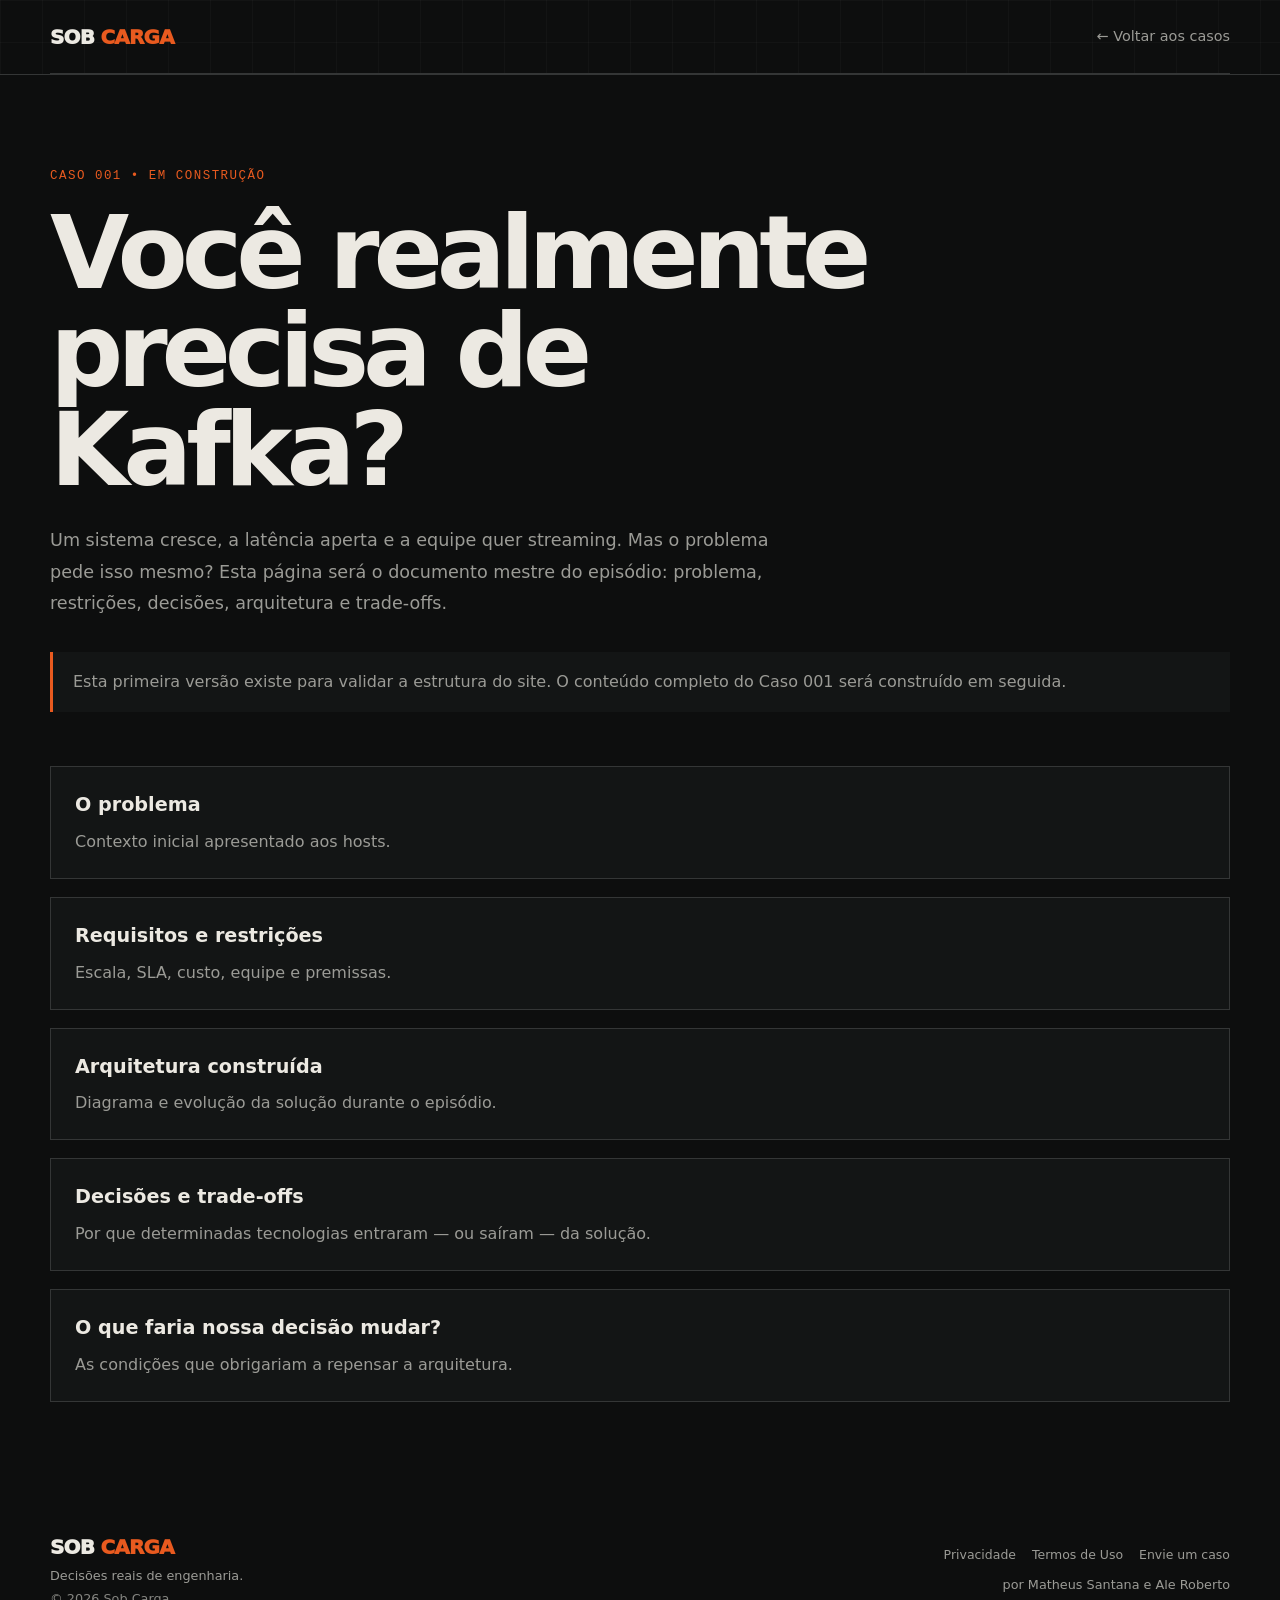
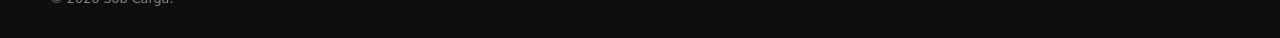
<file: casos/001/index.html>
<!doctype html>
<html lang="pt-BR">
<head>
  <meta charset="utf-8">
  <meta name="viewport" content="width=device-width, initial-scale=1">
  <title>Caso 001 — Você realmente precisa de Kafka? | Sob Carga</title>
  <meta name="description" content="Caso 001 do Sob Carga: Você realmente precisa de Kafka?">
  <meta name="theme-color" content="#0d0e0e">
  <link rel="stylesheet" href="../../css/style.css">
  <style>
    .case-page { padding:80px 0 100px; }
    .case-page .case-kicker {
      color:var(--orange);
      font-family:ui-monospace,SFMono-Regular,Menlo,Monaco,Consolas,monospace;
      font-size:.78rem;
      letter-spacing:.12em;
    }
    .case-page h1 {
      max-width:900px;
      margin:18px 0 0;
      font-size:clamp(3rem,8vw,6.5rem);
      line-height:.96;
      letter-spacing:-.06em;
    }
    .case-page .lead {
      max-width:760px;
      margin:26px 0 0;
      color:var(--muted);
      font-size:1.1rem;
      line-height:1.8;
    }
    .case-page .status {
      margin-top:32px;
      padding:18px 20px;
      border-left:3px solid var(--orange);
      background:var(--panel);
      color:var(--muted);
    }
    .case-page .skeleton {
      margin-top:54px;
      display:grid;
      gap:18px;
    }
    .case-page .skeleton section {
      padding:24px;
      border:1px solid var(--line);
      background:var(--panel);
    }
    .case-page .skeleton h2 {
      margin:0;
      font-size:1.2rem;
    }
    .case-page .skeleton p {
      margin:10px 0 0;
      color:var(--muted);
    }
  </style>
</head>
<body>
  <header class="site-header" style="min-height:auto">
    <div class="shell">
      <nav class="nav">
        <a class="brand" href="../../">SOB <span>CARGA</span></a>
        <div class="nav-links">
          <a href="../../#casos">← Voltar aos casos</a>
        </div>
      </nav>
    </div>
  </header>

  <main class="case-page">
    <div class="shell">
      <p class="case-kicker">CASO 001 • EM CONSTRUÇÃO</p>
      <h1>Você realmente precisa de Kafka?</h1>
      <p class="lead">
        Um sistema cresce, a latência aperta e a equipe quer streaming.
        Mas o problema pede isso mesmo? Esta página será o documento mestre
        do episódio: problema, restrições, decisões, arquitetura e trade-offs.
      </p>

      <div class="status">
        Esta primeira versão existe para validar a estrutura do site.
        O conteúdo completo do Caso 001 será construído em seguida.
      </div>

      <div class="skeleton">
        <section><h2>O problema</h2><p>Contexto inicial apresentado aos hosts.</p></section>
        <section><h2>Requisitos e restrições</h2><p>Escala, SLA, custo, equipe e premissas.</p></section>
        <section><h2>Arquitetura construída</h2><p>Diagrama e evolução da solução durante o episódio.</p></section>
        <section><h2>Decisões e trade-offs</h2><p>Por que determinadas tecnologias entraram — ou saíram — da solução.</p></section>
        <section><h2>O que faria nossa decisão mudar?</h2><p>As condições que obrigariam a repensar a arquitetura.</p></section>
      </div>
    </div>
  </main>

  <footer class="site-footer">
    <div class="shell footer-inner">
      <div>
        <div class="brand footer-brand">SOB <span>CARGA</span></div>
        <p>Decisões reais de engenharia.</p>
        <p class="copyright">© 2026 Sob Carga.</p>
      </div>
      <div class="footer-right">
        <nav class="legal-links" aria-label="Links legais">
          <a href="../../privacidade/">Privacidade</a>
          <a href="../../termos/">Termos de Uso</a>
          <a href="../../#enviar">Envie um caso</a>
        </nav>
        <p>por Matheus Santana e Ale Roberto</p>
      </div>
    </div>
  </footer>

  <script src="../../js/main.js"></script>
</body>
</html>
</file>
<file: css/style.css>
:root {
  --bg:#0d0e0e; --panel:#131515; --panel-2:#181a1a; --text:#ece9e2;
  --muted:#9b9b96; --line:#343636; --line-2:#5b5e5d; --orange:#e85a1f;
  --orange-soft:#f07a47; --max:1180px;
}
*,
*::before,
*::after { box-sizing:border-box; }
html { scroll-behavior:smooth; }
body {
  margin:0; background:var(--bg); color:var(--text);
  font-family:Inter,ui-sans-serif,system-ui,-apple-system,BlinkMacSystemFont,"Segoe UI",sans-serif;
  line-height:1.5;
}
a { color:inherit; }
button,input,textarea { font:inherit; }
img,svg { display:block; max-width:100%; }
.sr-only {
  position:absolute; width:1px; height:1px; padding:0; margin:-1px;
  overflow:hidden; clip:rect(0,0,0,0); white-space:nowrap; border:0;
}
.shell { width:min(100% - 40px,var(--max)); margin-inline:auto; }
.eyebrow {
  margin:0; color:var(--muted);
  font-family:ui-monospace,SFMono-Regular,Menlo,Monaco,Consolas,monospace;
  font-size:.75rem; letter-spacing:.18em; text-transform:uppercase;
}
.site-header {
  min-height:720px; border-bottom:1px solid var(--line);
  background:
    linear-gradient(rgba(255,255,255,.024) 1px,transparent 1px),
    linear-gradient(90deg,rgba(255,255,255,.024) 1px,transparent 1px),
    var(--bg);
  background-size:42px 42px;
}
.nav {
  min-height:74px; display:flex; align-items:center; justify-content:space-between;
  gap:24px; border-bottom:1px solid var(--line);
}
.brand {
  text-decoration:none; font-weight:950; letter-spacing:-.04em; font-size:1.25rem;
}
.brand span,
.hero h1 span,
.split-intro h2 span,
.manifesto span,
.form-layout h2 span,
.footer-brand span { color:var(--orange); }
.nav-links { display:flex; align-items:center; gap:28px; }
.nav-links a { text-decoration:none; color:var(--muted); font-size:.9rem; }
.nav-links a:hover,
.nav-links a:focus-visible { color:var(--text); }
.menu-toggle {
  display:none; width:44px; height:44px; border:1px solid var(--line);
  background:transparent; color:var(--text); border-radius:3px;
}
.menu-toggle span:not(.sr-only) {
  display:block; width:20px; height:1px; margin:5px auto; background:currentColor;
}
.hero {
  display:grid; grid-template-columns:minmax(0,1.05fr) minmax(0,.95fr);
  gap:64px; align-items:center; padding:88px 0 94px;
}
.hero h1 {
  margin:18px 0 0; max-width:760px; font-size:clamp(4.25rem,9vw,7.75rem);
  line-height:.9; letter-spacing:-.07em; font-weight:950;
}
.hero-subtitle {
  margin:28px 0 0; font-size:clamp(1.35rem,2.2vw,2rem); color:#d7d4cd;
}
.hero-text {
  max-width:650px; margin:22px 0 0; color:var(--muted); font-size:1.03rem; line-height:1.8;
}
.hero-actions { display:flex; flex-wrap:wrap; gap:12px; margin-top:34px; }
.btn {
  min-height:46px; display:inline-flex; align-items:center; justify-content:center;
  padding:0 18px; border-radius:3px; border:1px solid transparent;
  text-decoration:none; font-weight:800; cursor:pointer;
}
.btn-primary { background:var(--orange); color:#fff; }
.btn-primary:hover,
.btn-primary:focus-visible { filter:brightness(1.08); }
.btn-secondary { border-color:var(--line); background:transparent; color:var(--text); }
.btn-secondary:hover,
.btn-secondary:focus-visible { border-color:#696c6c; }
.btn-full { width:100%; }
.architecture-card {
  padding:28px; border:1px solid var(--line); background:rgba(19,21,21,.9);
}
.architecture-svg { width:100%; margin-top:16px; }
.architecture-svg text {
  text-anchor:middle; fill:#dad7d1; font-size:15px;
  font-family:ui-monospace,SFMono-Regular,Menlo,Monaco,Consolas,monospace;
}
.architecture-svg .small { font-size:13px; }
.architecture-svg .tiny { font-size:11px; }
.architecture-svg .muted { fill:#8e918f; }
.architecture-svg .bright { fill:#fff; }
.architecture-svg .hot { fill:var(--orange-soft); }
.architecture-svg .box { fill:#131515; stroke:var(--line-2); }
.architecture-svg .box-hot { fill:#25140e; stroke:var(--orange); stroke-width:2; }
.architecture-svg .line { fill:none; stroke:#8e918f; stroke-width:2; }
.architecture-svg .line-hot { fill:none; stroke:var(--orange); stroke-width:2; }
.architecture-svg marker polygon { fill:#8e918f; }
.architecture-svg marker .arrow-orange { fill:var(--orange); }
.architecture-svg .decision { fill:#131515; stroke:#d3d0ca; }
.diagram-caption {
  margin:8px 0 0; color:var(--muted);
  font-family:ui-monospace,SFMono-Regular,Menlo,Monaco,Consolas,monospace;
  font-size:.72rem; letter-spacing:.04em;
}
.section { padding:88px 0; border-bottom:1px solid var(--line); }
.section-panel { background:var(--panel); }
.split-intro {
  display:grid; grid-template-columns:minmax(0,1fr) minmax(0,.86fr);
  gap:64px; margin-top:18px;
}
.split-intro h2,
.section-heading h2,
.form-layout h2 {
  margin:0; font-size:clamp(2.3rem,5vw,4.2rem); line-height:1.02; letter-spacing:-.05em;
}
.split-intro p {
  margin:0; color:var(--muted); font-size:1rem; line-height:1.85;
}
.steps {
  display:grid; grid-template-columns:repeat(5,minmax(0,1fr));
  gap:26px; margin-top:58px;
}
.steps article { position:relative; min-width:0; }
.steps article:not(:last-child)::after {
  content:""; position:absolute; top:13px; right:-26px; width:52px; height:1px; background:var(--line);
}
.steps span,
.case-meta span,
.host-card>span,
.route-note strong {
  color:var(--orange);
  font-family:ui-monospace,SFMono-Regular,Menlo,Monaco,Consolas,monospace;
  font-size:.76rem;
}
.steps h3 { margin:10px 0 0; font-size:1rem; }
.steps p { margin:8px 0 0; color:var(--muted); font-size:.9rem; }
.section-heading {
  display:flex; align-items:end; justify-content:space-between; gap:24px;
}
.section-heading h2 { margin-top:14px; }
.season-tag {
  flex:0 0 auto; padding:8px 10px; border:1px solid var(--line); color:var(--muted);
  font-family:ui-monospace,SFMono-Regular,Menlo,Monaco,Consolas,monospace; font-size:.72rem;
}
.case-grid {
  display:grid; grid-template-columns:repeat(3,minmax(0,1fr));
  gap:20px; margin-top:44px;
}
.case-card,
.host-card {
  min-width:0; padding:24px; border:1px solid var(--line); background:var(--panel);
}
.case-meta { display:flex; justify-content:space-between; gap:16px; }
.case-meta small {
  color:var(--muted);
  font-family:ui-monospace,SFMono-Regular,Menlo,Monaco,Consolas,monospace; font-size:.72rem;
}
.case-card h3,
.host-card h3 { margin:22px 0 0; font-size:1.45rem; line-height:1.15; }
.case-card p,
.host-card p { margin:14px 0 0; color:var(--muted); line-height:1.7; }
.case-card a {
  display:inline-block; margin-top:24px; text-decoration:none; font-weight:800;
}
.case-card a:hover,
.case-card a:focus-visible { color:var(--orange-soft); }
.route-note {
  margin-top:26px; padding:22px 22px 22px 18px;
  border-left:3px solid var(--orange); background:var(--panel);
}
.route-note p { margin:8px 0 0; color:var(--muted); }
.manifesto { background:var(--panel-2); }
.manifesto-inner { max-width:980px; text-align:center; }
.manifesto blockquote {
  margin:26px auto 0; font-size:clamp(2.3rem,5vw,4.6rem);
  line-height:1.05; letter-spacing:-.05em; font-weight:950;
}
.manifesto>.shell>p:last-child { margin-top:24px; color:var(--muted); }
.host-grid {
  display:grid; grid-template-columns:repeat(2,minmax(0,1fr));
  gap:20px; margin-top:26px;
}
.form-layout {
  display:grid; grid-template-columns:minmax(0,.9fr) minmax(0,1.1fr); gap:72px;
}
.form-layout h2 { margin-top:16px; }
.form-copy { margin-top:22px; color:var(--muted); line-height:1.8; }
form { display:grid; gap:18px; }
label { display:grid; gap:9px; font-size:.9rem; }
input,
textarea {
  width:100%; border:1px solid var(--line); border-radius:3px; background:#0f1111;
  color:var(--text); padding:13px 14px; outline:none;
}
input:focus,
textarea:focus { border-color:var(--orange); }
textarea { resize:vertical; }
.form-message { min-height:24px; margin:0; color:var(--muted); font-size:.88rem; }
.site-footer { padding:30px 0; background:var(--bg); }
.footer-inner {
  display:flex; align-items:center; justify-content:space-between; gap:24px;
}
.footer-inner p { margin:4px 0 0; color:var(--muted); font-size:.8rem; }

@media (max-width:900px) {
  .hero,.split-intro,.form-layout { grid-template-columns:1fr; }
  .steps { grid-template-columns:1fr 1fr; }
  .steps article::after { display:none; }
  .case-grid { grid-template-columns:1fr; }
  .hero { padding-top:62px; }
}
@media (max-width:720px) {
  .shell { width:min(100% - 28px,var(--max)); }
  .nav { position:relative; }
  .menu-toggle { display:block; }
  .nav-links {
    position:absolute; top:74px; left:0; right:0; z-index:20; display:none;
    padding:16px; border:1px solid var(--line); background:#111313;
    flex-direction:column; align-items:stretch;
  }
  .nav-links.is-open { display:flex; }
  .nav-links a { min-height:44px; display:flex; align-items:center; }
  .hero { gap:38px; padding:56px 0 64px; }
  .hero h1 { font-size:clamp(4rem,21vw,6.5rem); }
  .architecture-card { padding:18px; }
  .section { padding:62px 0; }
  .steps,.host-grid { grid-template-columns:1fr; }
  .section-heading,.footer-inner { align-items:flex-start; flex-direction:column; }
}


/* Legal / privacy layer */
.hp-field {
  position:absolute !important;
  left:-10000px !important;
  width:1px !important;
  height:1px !important;
  overflow:hidden !important;
}

.legal-check {
  grid-template-columns:20px minmax(0,1fr);
  align-items:start;
  gap:11px;
  color:var(--muted);
  font-size:.82rem;
  line-height:1.6;
}

.legal-check input[type="checkbox"] {
  width:18px;
  height:18px;
  margin:2px 0 0;
  accent-color:var(--orange);
}

.legal-check a,
.legal-links a,
.legal-copy a {
  color:var(--text);
  text-decoration-color:var(--orange);
  text-underline-offset:3px;
}

.legal-check a:hover,
.legal-links a:hover,
.legal-copy a:hover {
  color:var(--orange-soft);
}

.footer-right {
  display:flex;
  flex-direction:column;
  align-items:flex-end;
  gap:7px;
}

.legal-links {
  display:flex;
  flex-wrap:wrap;
  justify-content:flex-end;
  gap:16px;
  font-size:.78rem;
}

.legal-links a {
  color:var(--muted);
  text-decoration:none;
}

.copyright {
  opacity:.85;
}

.legal-page {
  padding:72px 0 100px;
}

.legal-hero {
  max-width:900px;
}

.legal-hero h1 {
  margin:14px 0 0;
  font-size:clamp(2.9rem,7vw,5.8rem);
  line-height:.98;
  letter-spacing:-.055em;
}

.legal-hero .lead {
  max-width:760px;
  margin:24px 0 0;
  color:var(--muted);
  font-size:1.04rem;
  line-height:1.8;
}

.legal-meta {
  display:flex;
  flex-wrap:wrap;
  gap:10px 18px;
  margin-top:26px;
  color:var(--muted);
  font-family:ui-monospace,SFMono-Regular,Menlo,Monaco,Consolas,monospace;
  font-size:.76rem;
}

.legal-copy {
  max-width:900px;
  margin-top:54px;
}

.legal-copy section {
  padding:30px 0;
  border-top:1px solid var(--line);
}

.legal-copy h2 {
  margin:0;
  font-size:1.5rem;
  letter-spacing:-.025em;
}

.legal-copy h3 {
  margin:24px 0 0;
  font-size:1rem;
}

.legal-copy p,
.legal-copy li {
  color:var(--muted);
  line-height:1.8;
}

.legal-copy p {
  margin:12px 0 0;
}

.legal-copy ul {
  margin:14px 0 0;
  padding-left:22px;
}

.legal-note {
  padding:18px 20px;
  margin-top:18px;
  background:var(--panel);
  border-left:3px solid var(--orange);
}

.legal-note p {
  margin:0;
}

.privacy-form {
  max-width:700px;
  margin-top:22px;
}

.privacy-form select {
  width:100%;
  border:1px solid var(--line);
  border-radius:3px;
  background:#0f1111;
  color:var(--text);
  padding:13px 14px;
  outline:none;
  font:inherit;
}

.privacy-form select:focus {
  border-color:var(--orange);
}

@media (max-width:720px) {
  .footer-right {
    align-items:flex-start;
  }

  .legal-links {
    justify-content:flex-start;
  }

  .legal-page {
    padding:54px 0 76px;
  }
}
</file>
